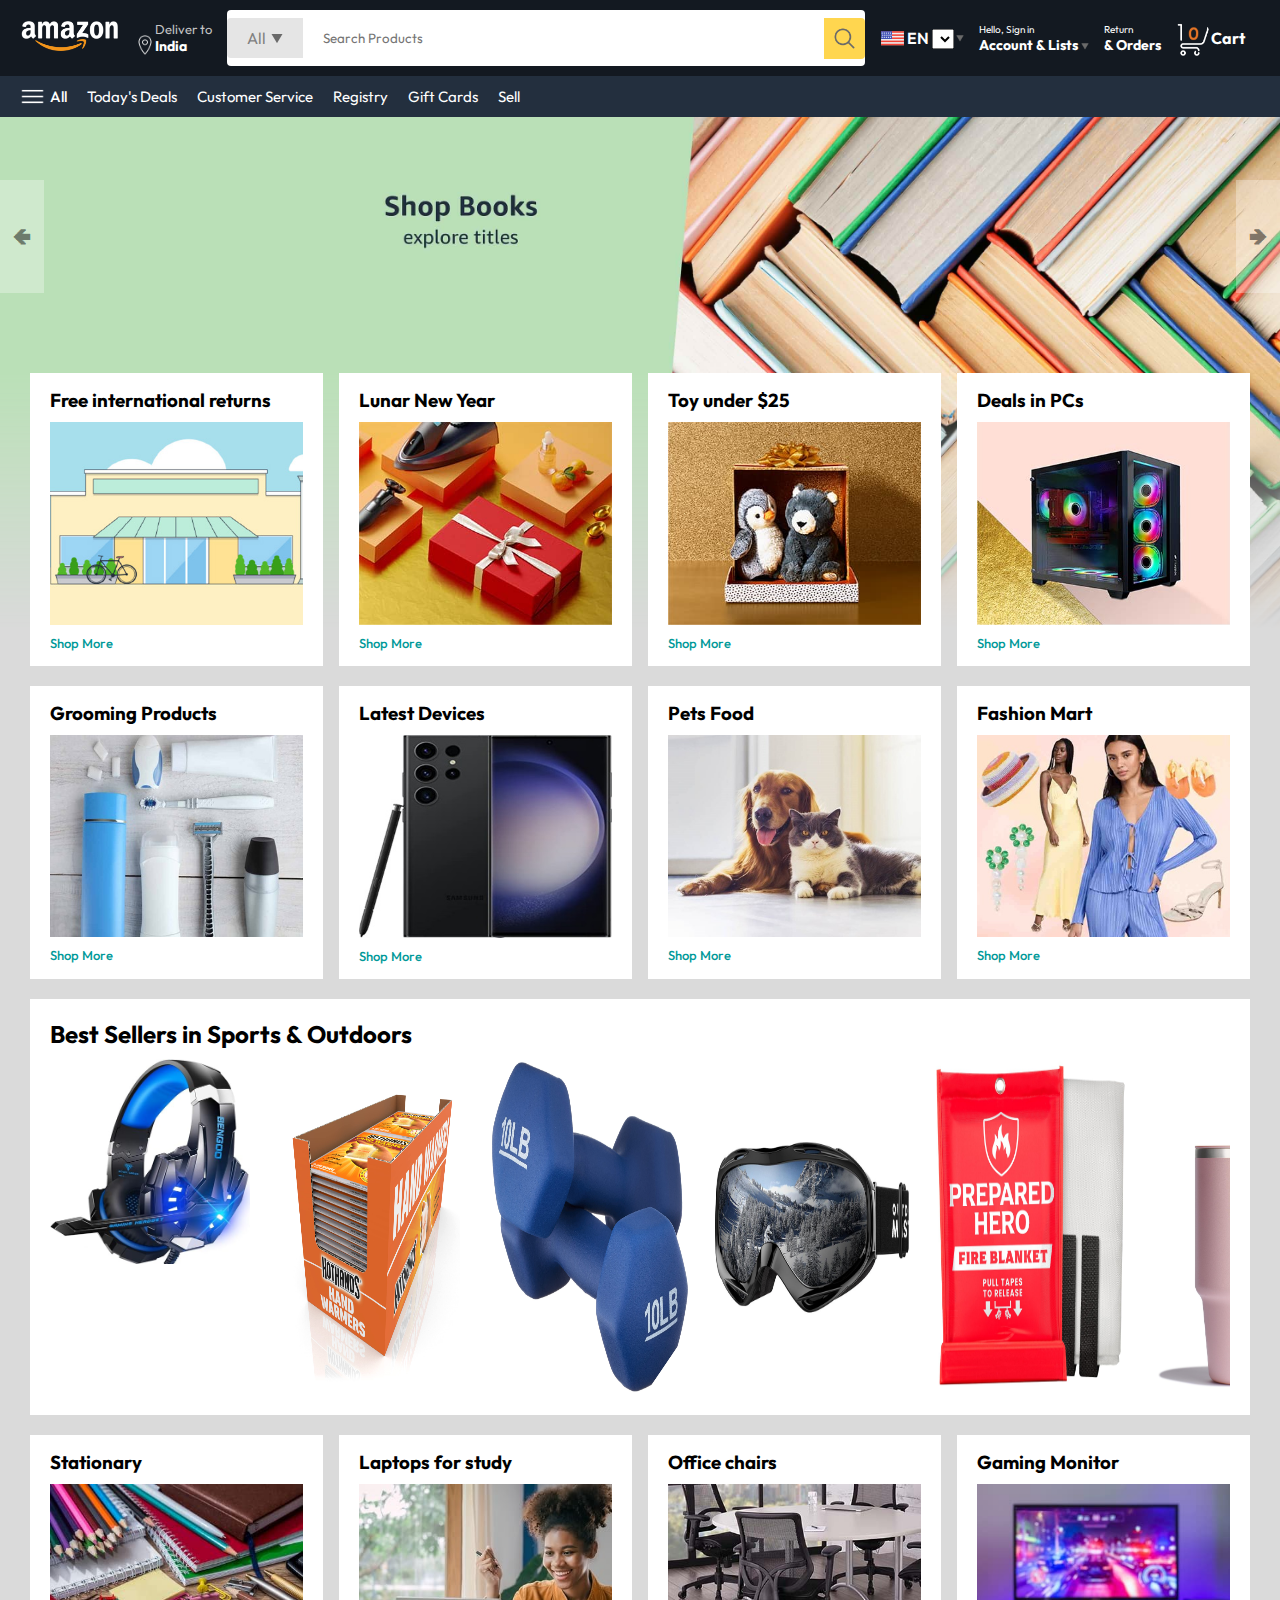
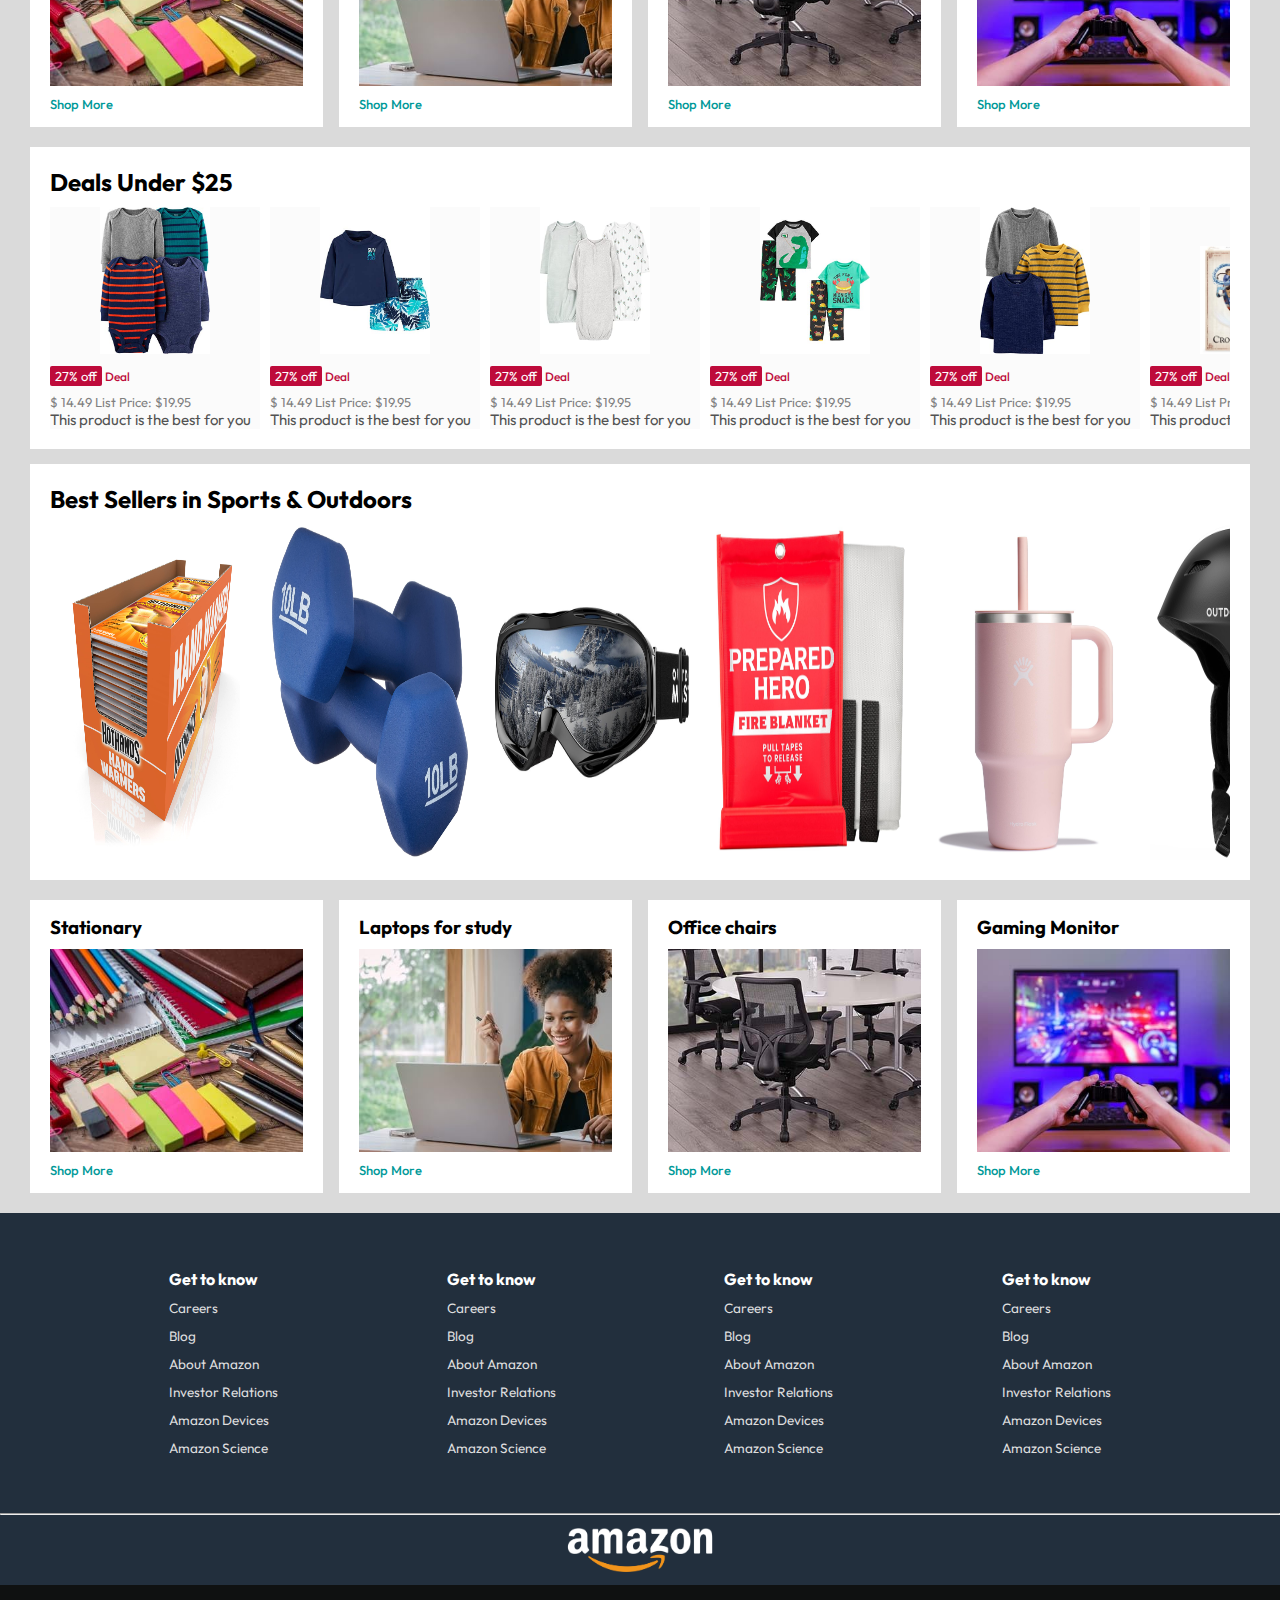
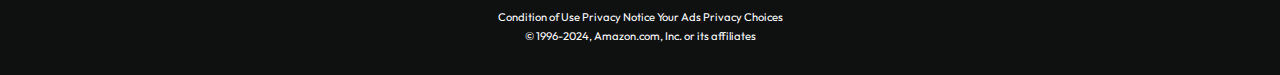
<file: index.html>
<!DOCTYPE html>
<html lang="en">
<head>
    <meta charset="UTF-8">
    <meta name="viewport" content="width=device-width, initial-scale=1.0">
    <title>Amazon Clone by UD</title>
    <link rel="stylesheet" href="style.css">
</head>
<body>

    <!-- navbar -->

    <nav>
        <a href="/">
            <img src="./amazon_logo.png" width="100" alt="">
        </a>
        <div class="nav-country">
            <img src="location_icon.png" height="20" alt="">
            <div>
                <p>Deliver to</p>
                <h1>India</h1>
            </div>
        </div>
        <div class="nav-search">
            <div class="nav-search-category">
                <p>All</p>
                <img src="dropdown_icon.png" height="12" alt="">
            </div>
            <input type="text" class="nav-search-input" placeholder="Search Products">
            <img src="search_icon.png" class="nav-search-icon" alt="">
        </div>
        <div class="nav-language">
            <img src="us_flag.png" width="25px" alt="">
            <p>
                <label for="languages">EN</label>
                <select name="LANGUAGE" id="">
                    <option value=""></option>
                </select>
            </p>
            <img src="dropdown_icon.png" width="8px" alt="">
        </div>
        <div class="nav-text">
            <p><a href="/signin.html">Hello, Sign in</a></p>
            <h1>Account & Lists <img src="dropdown_icon.png" width="8px" alt=""></h1>
        </div>
        <div class="nav-text">
            <p>Return</p>
            <h1>& Orders</h1>
        </div>
        <a href="/signin.html" class="mobile-user-icon" style="display: none;">
            <img src="user.png" alt="">
        </a>
        <a href="cart.html" class="nav-cart">
            <img src="cart_icon.png" width="35px" alt="">
            <h4>Cart</h4>
        </a>
    </nav>

    <!-- navbar-bottom -->

    <div class="nav-bottom">
        <div>
            <img src="menu_icon.png" width="25px" alt="">
            <p>All</p>
        </div>
        <a href="#">Today's Deals</a>
        <a href="#">Customer Service</a>
        <a href="#">Registry</a>
        <a href="#">Gift Cards</a>
        <a href="#">Sell</a>
    </div>

    <!-- background-images with slider -->

    <div class="header-slider">
        <a href="#" class="control_prev">&#129144</a>
        <a href="#" class="control_next">&#129146</a>
        <ul>
            <img src="header1.jpg" class="header-img" alt="">
            <img src="header2.jpg" class="header-img" alt="">
            <img src="header3.jpg" class="header-img" alt="">
            <img src="header4.jpg" class="header-img" alt="">
            <img src="header5.jpg" class="header-img" alt="">
            <img src="header6.jpg" class="header-img" alt="">
        </ul>
    </div>

    <!-- Main products -->

    <div class="box-row header-box">
        <div class="box-col">
            <h3>Free international returns</h3>
            <img src="box1-1.jpg" alt="">
            <a href="/">Shop More</a>
        </div>
        <div class="box-col">
            <h3>Lunar New Year</h3>
            <img src="box1-2.jpg" alt="">
            <a href="/">Shop More</a>
        </div>
        <div class="box-col">
            <h3>Toy under $25</h3>
            <img src="box1-3.jpg" alt="">
            <a href="/">Shop More</a>
        </div>
        <div class="box-col">
            <h3>Deals in PCs</h3>
            <img src="box1-4.jpg" alt="">
            <a href="/">Shop More</a>
        </div>
    </div>

    <div class="box-row">
        <div class="box-col">
            <h3>Grooming Products</h3>
            <img src="box2-1.jpg" alt="">
            <a href="/">Shop More</a>
        </div>
        <div class="box-col">
            <h3>Latest Devices</h3>
            <img src="box2-2.jpg" alt="">
            <a href="/">Shop More</a>
        </div>
        <div class="box-col">
            <h3>Pets Food</h3>
            <img src="box2-3.jpg" alt="">
            <a href="/">Shop More</a>
        </div>
        <div class="box-col">
            <h3>Fashion Mart</h3>
            <img src="box2-4.jpg" alt="">
            <a href="/">Shop More</a>
        </div>
    </div>

    <!-- products-slider -->

    <div class="product-slider">
        <h2>Best Sellers in Sports & Outdoors</h2>
        <div class="products">
            <a href="product.html">
                <img src="product_img.jpg" alt="">
            </a>
            <img src="product1-1.jpg" alt="">
            <img src="product1-2.jpg" alt="">
            <img src="product1-3.jpg" alt="">
            <img src="product1-4.jpg" alt="">
            <img src="product1-5.jpg" alt="">
            <img src="product1-6.jpg" alt="">
            <img src="product1-7.jpg" alt="">
            <img src="product1-8.jpg" alt="">
            <img src="product1-9.jpg" alt="">
            <img src="product1-10.jpg" alt="">
        </div>
    </div>

    <!-- Middle-products  -->

    <div class="box-row">
        <div class="box-col">
            <h3>Stationary</h3>
            <img src="box3-1.jpg" alt="">
            <a href="/">Shop More</a>
        </div>
        <div class="box-col">
            <h3>Laptops for study</h3>
            <img src="box3-2.jpg" alt="">
            <a href="/">Shop More</a>
        </div>
        <div class="box-col">
            <h3>Office chairs</h3>
            <img src="box3-3.jpg" alt="">
            <a href="/">Shop More</a>
        </div>
        <div class="box-col">
            <h3>Gaming Monitor</h3>
            <img src="box3-4.jpg" alt="">
            <a href="/">Shop More</a>
        </div>
    </div>

    <!-- products-slider-with-price -->

    <div class="products-slider-with-price">
        <h2>Deals Under $25</h2>
        <div class="products">
            <div class="product-card">
                <div class="product-img-container">
                    <img src="product2-1.jpg" alt="">
                </div>
                <div class="product-offer">
                    <p>27% off</p> <span>Deal</span>
                </div>
                <p class="product-price">$ <span>14.49</span> List Price: $19.95</p>
                <h4>This product is the best for you</h4>
            </div>
            <div class="product-card">
                <div class="product-img-container">
                    <img src="product2-2.jpg" alt="">
                </div>
                <div class="product-offer">
                    <p>27% off</p> <span>Deal</span>
                </div>
                <p class="product-price">$ <span>14.49</span> List Price: $19.95</p>
                <h4>This product is the best for you</h4>
            </div>
            <div class="product-card">
                <div class="product-img-container">
                    <img src="product2-3.jpg" alt="">
                </div>
                <div class="product-offer">
                    <p>27% off</p> <span>Deal</span>
                </div>
                <p class="product-price">$ <span>14.49</span> List Price: $19.95</p>
                <h4>This product is the best for you</h4>
            </div>
            <div class="product-card">
                <div class="product-img-container">
                    <img src="product2-4.jpg" alt="">
                </div>
                <div class="product-offer">
                    <p>27% off</p> <span>Deal</span>
                </div>
                <p class="product-price">$ <span>14.49</span> List Price: $19.95</p>
                <h4>This product is the best for you</h4>
            </div>
            <div class="product-card">
                <div class="product-img-container">
                    <img src="product2-5.jpg" alt="">
                </div>
                <div class="product-offer">
                    <p>27% off</p> <span>Deal</span>
                </div>
                <p class="product-price">$ <span>14.49</span> List Price: $19.95</p>
                <h4>This product is the best for you</h4>
            </div>
            <div class="product-card">
                <div class="product-img-container">
                    <img src="product2-6.jpg" alt="">
                </div>
                <div class="product-offer">
                    <p>27% off</p> <span>Deal</span>
                </div>
                <p class="product-price">$ <span>14.49</span> List Price: $19.95</p>
                <h4>This product is the best for you</h4>
            </div>
            <div class="product-card">
                <div class="product-img-container">
                    <img src="product2-7.jpg" alt="">
                </div>
                <div class="product-offer">
                    <p>27% off</p> <span>Deal</span>
                </div>
                <p class="product-price">$ <span>14.49</span> List Price: $19.95</p>
                <h4>This product is the best for you</h4>
            </div>
            <div class="product-card">
                <div class="product-img-container">
                    <img src="product2-8.jpg" alt="">
                </div>
                <div class="product-offer">
                    <p>27% off</p> <span>Deal</span>
                </div>
                <p class="product-price">$ <span>14.49</span> List Price: $19.95</p>
                <h4>This product is the best for you</h4>
            </div>
            <div class="product-card">
                <div class="product-img-container">
                    <img src="product2-9.jpg" alt="">
                </div>
                <div class="product-offer">
                    <p>27% off</p> <span>Deal</span>
                </div>
                <p class="product-price">$ <span>14.49</span> List Price: $19.95</p>
                <h4>This product is the best for you</h4>
            </div>
            <div class="product-card">
                <div class="product-img-container">
                    <img src="product2-10.jpg" alt="">
                </div>
                <div class="product-offer">
                    <p>27% off</p> <span>Deal</span>
                </div>
                <p class="product-price">$ <span>14.49</span> List Price: $19.95</p>
                <h4>This product is the best for you</h4>
            </div>
            <div class="product-card">
                <div class="product-img-container">
                    <img src="product2-11.jpg" alt="">
                </div>
                <div class="product-offer">
                    <p>27% off</p> <span>Deal</span>
                </div>
                <p class="product-price">$ <span>14.49</span> List Price: $19.95</p>
                <h4>This product is the best for you</h4>
            </div>
        </div>
    </div>

    <!-- bottom product-slider -->

    <div class="product-slider">
        <h2>Best Sellers in Sports & Outdoors</h2>
        <div class="products">
            <img src="product1-1.jpg" alt="">
            <img src="product1-2.jpg" alt="">
            <img src="product1-3.jpg" alt="">
            <img src="product1-4.jpg" alt="">
            <img src="product1-5.jpg" alt="">
            <img src="product1-6.jpg" alt="">
            <img src="product1-7.jpg" alt="">
            <img src="product1-8.jpg" alt="">
            <img src="product1-9.jpg" alt="">
            <img src="product1-10.jpg" alt="">
        </div>
    </div>

    <!-- bottom-products  -->

    <div class="box-row">
        <div class="box-col">
            <h3>Stationary</h3>
            <img src="box3-1.jpg" alt="">
            <a href="/">Shop More</a>
        </div>
        <div class="box-col">
            <h3>Laptops for study</h3>
            <img src="box3-2.jpg" alt="">
            <a href="/">Shop More</a>
        </div>
        <div class="box-col">
            <h3>Office chairs</h3>
            <img src="box3-3.jpg" alt="">
            <a href="/">Shop More</a>
        </div>
        <div class="box-col">
            <h3>Gaming Monitor</h3>
            <img src="box3-4.jpg" alt="">
            <a href="/">Shop More</a>
        </div>
    </div>

    <!-- footer -->

    <footer>
        <div class="footer-panel2">
            <ul>
                <h4>Get to know</h4>
                <a href="#">Careers</a>
                <a href="#">Blog</a>
                <a href="#">About Amazon</a>
                <a href="#">Investor Relations</a>
                <a href="#">Amazon Devices</a>
                <a href="#">Amazon Science</a>
            </ul>
            <ul>
                <h4>Get to know</h4>
                <a href="#">Careers</a>
                <a href="#">Blog</a>
                <a href="#">About Amazon</a>
                <a href="#">Investor Relations</a>
                <a href="#">Amazon Devices</a>
                <a href="#">Amazon Science</a>
            </ul>
            <ul>
                <h4>Get to know</h4>
                <a href="#">Careers</a>
                <a href="#">Blog</a>
                <a href="#">About Amazon</a>
                <a href="#">Investor Relations</a>
                <a href="#">Amazon Devices</a>
                <a href="#">Amazon Science</a>
            </ul>
            <ul>
                <h4>Get to know</h4>
                <a href="#">Careers</a>
                <a href="#">Blog</a>
                <a href="#">About Amazon</a>
                <a href="#">Investor Relations</a>
                <a href="#">Amazon Devices</a>
                <a href="#">Amazon Science</a>
            </ul>
        </div><hr>
        <div class="foot-panel3">
            <a href="#"><div class="logo-2"></div></a>
        </div>

        <div class="foot-panel4">
            <div class="pages">
                <a href="#">Condition of Use</a>
                <a href="#">Privacy Notice</a>
                <a href="#">Your Ads Privacy Choices</a>
            </div>
            <div class="copyright">
                © 1996-2024, Amazon.com, Inc. or its affiliates
            </div>
        </div>
    </footer>

    <!-- link to js -->

<script src="script.js"></script>

</body>
</html>
</file>
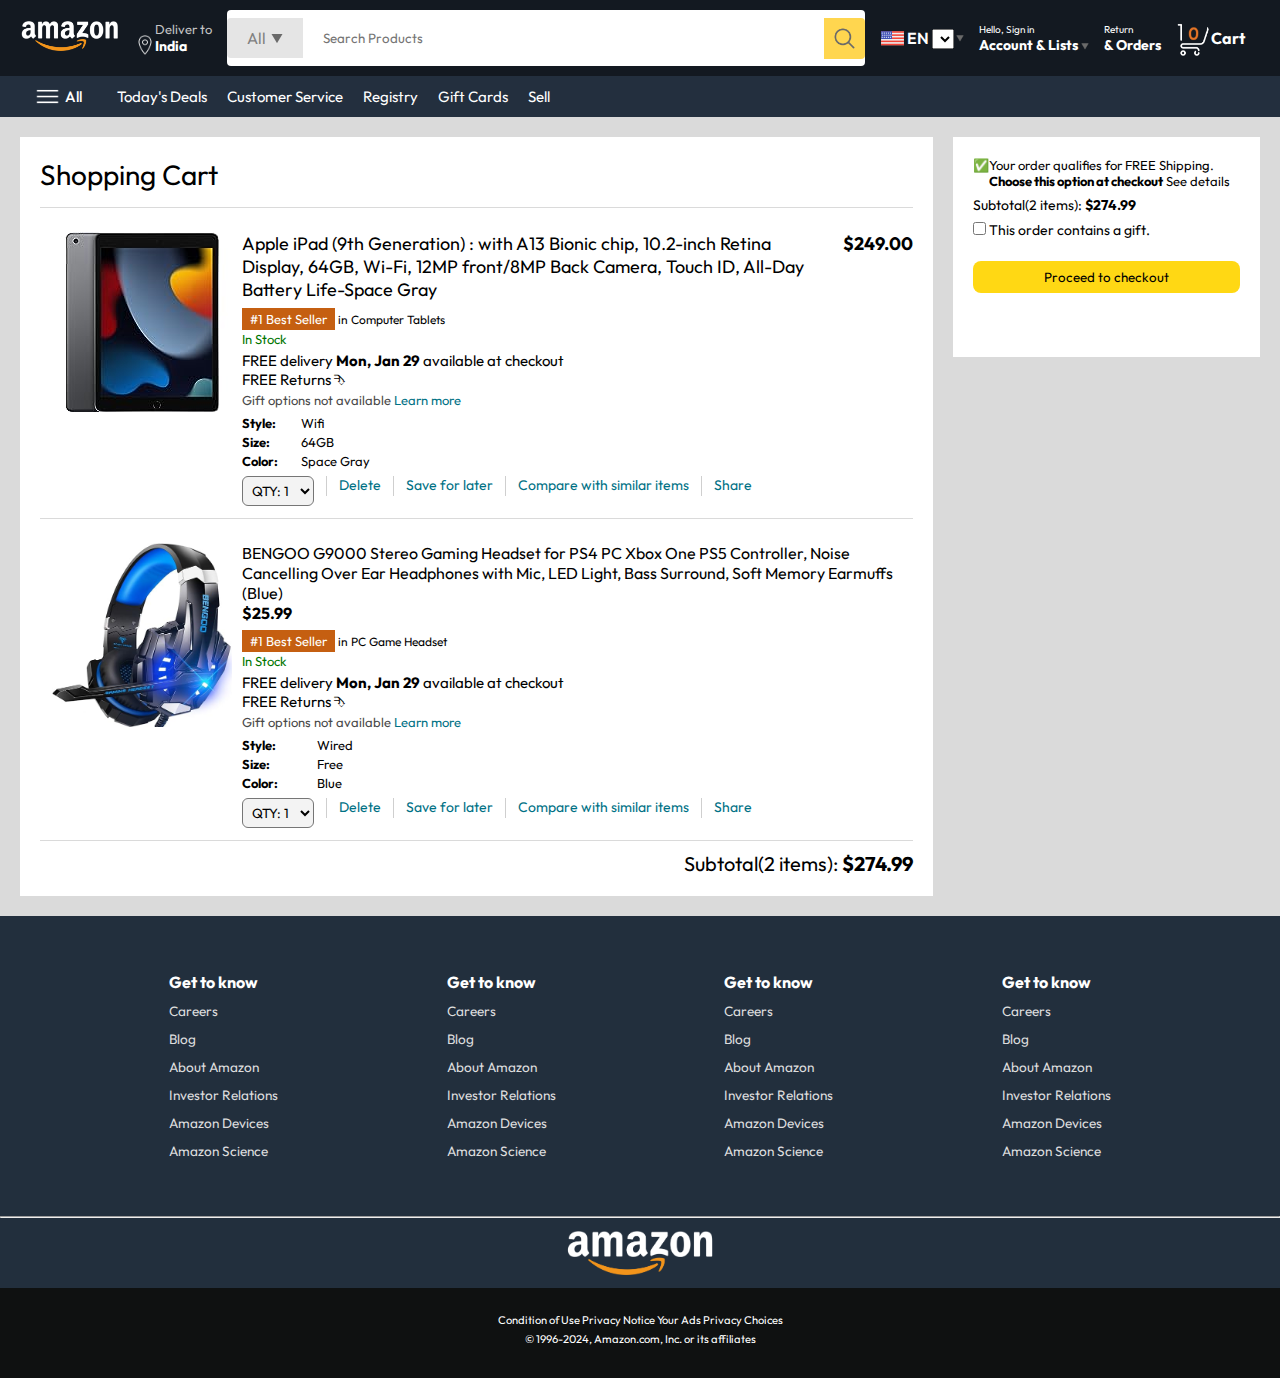
<file: cart.html>
<!DOCTYPE html>
<html lang="en">
<head>
    <meta charset="UTF-8">
    <meta name="viewport" content="width=device-width, initial-scale=1.0">
    <title>Cart</title>
    <link rel="stylesheet" href="style.css">
    <link rel="stylesheet" href="cart.css">
</head>
<body>
    <!-- navbar -->

    <nav>
        <a href="/">
            <img src="./amazon_logo.png" width="100" alt="">
        </a>
        <div class="nav-country">
            <img src="location_icon.png" height="20" alt="">
            <div>
                <p>Deliver to</p>
                <h1>India</h1>
            </div>
        </div>
        <div class="nav-search">
            <div class="nav-search-category">
                <p>All</p>
                <img src="dropdown_icon.png" height="12" alt="">
            </div>
            <input type="text" class="nav-search-input" placeholder="Search Products">
            <img src="search_icon.png" class="nav-search-icon" alt="">
        </div>
        <div class="nav-language">
            <img src="us_flag.png" width="25px" alt="">
            <p>
                <label for="languages">EN</label>
                <select name="LANGUAGE" id="">
                    <option value=""></option>
                </select>
            </p>
            <img src="dropdown_icon.png" width="8px" alt="">
        </div>
        <div class="nav-text">
            <p><a href="/signin.html">Hello, Sign in</a></p>
            <h1>Account & Lists <img src="dropdown_icon.png" width="8px" alt=""></h1>
        </div>
        <div class="nav-text">
            <p>Return</p>
            <h1>& Orders</h1>
        </div>
        <a href="/signin.html" class="mobile-user-icon" style="display: none;">
            <img src="user.png" alt="">
        </a>
        <a href="cart.html" class="nav-cart">
            <img src="cart_icon.png" width="35px" alt="">
            <h4>Cart</h4>
    </nav>

    <!-- navbar-bottom -->

    <div class="nav-bottom">
        <div>
            <img src="menu_icon.png" width="25px" alt="">
            <p>All</p>
        </div>
        <a href="#">Today's Deals</a>
        <a href="#">Customer Service</a>
        <a href="#">Registry</a>
        <a href="#">Gift Cards</a>
        <a href="#">Sell</a>
    </div>

    <div class="cart">
        <div class="cart-left">
            <h1>Shopping Cart</h1>
            <hr>

            <!-- first-product -->

            <div class="product-cart-list">
                <img src="ipad_img.jpg" alt="iPad" width="180px"> 
                <div>
                    <div class="product-cart-titleprice">
                        <p>Apple iPad (9th Generation) : with A13 Bionic chip, 10.2-inch Retina Display, 64GB, Wi-Fi, 12MP front/8MP Back Camera, Touch ID, All-Day Battery Life-Space Gray</p>
                         <p><b>$249.00</b></p>
                    </div>
                    <p class="product-cart-bestseller"><a href="#"><span>#1 Best Seller</span></a> in Computer Tablets</p>
                    <p class="product-cart-stock">In Stock</p>
                    <p class="product-cart-delivery">FREE delivery <b>Mon, Jan 29</b> available at checkout</p>
                    <p class="product-cart-returns">FREE Returns &#11191</p>
                    <p class="product-cart-giftoption">Gift options not available <a href="#"><span>Learn more</span></a></p>

                    <div class="product-cart-specs">
                        <p><b>Style:</b></p> <p>Wifi</p>
                        <p><b>Size:</b></p> <p>64GB</p>
                        <p><b>Color:</b></p> <p>Space Gray</p>
                    </div>

                    <div class="cart-list-action">
                        <select>
                            <option value="1">QTY: 1</option>
                            <option value="2">QTY: 2</option>
                            <option value="3">QTY: 3</option>
                            <option value="4">QTY: 4</option>
                            <option value="5">QTY: 5</option>
                        </select>
                        <hr>
                        <p class="action-btn">Delete</p><hr>
                        <p class="action-btn">Save for later</p><hr>
                        <p class="action-btn">Compare with similar items</p><hr>
                        <p class="action-btn">Share</p>
                    </div>
                </div>
            </div>

            <hr>

            <!-- second-product -->

            <div class="product-cart-list">
                <img src="product_img.jpg" alt="" width="180px">
                <div>
                    <div class="product-cart-titlelist">
                        <p>BENGOO G9000 Stereo Gaming Headset for PS4 PC Xbox One PS5 Controller, Noise Cancelling Over Ear Headphones with Mic, LED Light, Bass Surround, Soft Memory Earmuffs (Blue)</p>
                         <p><b>$25.99</b></p>
                    </div>
                    <p class="product-cart-bestseller"><a href="#"><span>#1 Best Seller</span></a> in PC Game Headset</p>
                    <p class="product-cart-stock">In Stock</p>
                    <p class="product-cart-delivery">FREE delivery <b>Mon, Jan 29</b> available at checkout</p>
                    <p class="product-cart-returns">FREE Returns &#11191</p>
                    <p class="product-cart-giftoption">Gift options not available <a href="#"><span>Learn more</span></a></p>

                    <div class="product-cart-specs">
                        <p><b>Style:</b></p> <p>Wired</p>
                        <p><b>Size:</b></p> <p>Free</p>
                        <p><b>Color:</b></p> <p>Blue</p>
                    </div>

                    <div class="cart-list-action">
                        <select>
                            <option value="1">QTY: 1</option>
                            <option value="2">QTY: 2</option>
                            <option value="3">QTY: 3</option>
                            <option value="4">QTY: 4</option>
                            <option value="5">QTY: 5</option>
                        </select>
                        <hr>
                        <p class="action-btn">Delete</p><hr>
                        </a><p class="action-btn">Save for later</p><hr>
                        <p class="action-btn">Compare with similar items</p><hr>
                        </a><p class="action-btn">Share</p>
                    </div>
                </div>
            </div>

            <hr>

            <div class="cart-list-subtotal">
                Subtotal(2 items): <b>$274.99</b>
            </div>
        </div>
        <div class="cart-right">
            <div class="cart-free-delivery">
                <p>&#x2705</p>
                <p>Your order qualifies for FREE Shipping. <b>Choose this option at checkout</b> <a href="#">See details</a></p>
            </div>
            <p class="cart-subtotal">Subtotal(2 items): <b>$274.99</b></p>
            <p class="cart-right-gift"> <input type="checkbox"> This order contains a gift.</p>
            <button>Proceed to checkout</button>
        </div>
    </div>

    <!-- footer -->

    <footer class="product-footer">
        <div class="footer-panel2">
            <ul>
                <h4>Get to know</h4>
                <a href="#">Careers</a>
                <a href="#">Blog</a>
                <a href="#">About Amazon</a>
                <a href="#">Investor Relations</a>
                <a href="#">Amazon Devices</a>
                <a href="#">Amazon Science</a>
            </ul>
            <ul>
                <h4>Get to know</h4>
                <a href="#">Careers</a>
                <a href="#">Blog</a>
                <a href="#">About Amazon</a>
                <a href="#">Investor Relations</a>
                <a href="#">Amazon Devices</a>
                <a href="#">Amazon Science</a>
            </ul>
            <ul>
                <h4>Get to know</h4>
                <a href="#">Careers</a>
                <a href="#">Blog</a>
                <a href="#">About Amazon</a>
                <a href="#">Investor Relations</a>
                <a href="#">Amazon Devices</a>
                <a href="#">Amazon Science</a>
            </ul>
            <ul>
                <h4>Get to know</h4>
                <a href="#">Careers</a>
                <a href="#">Blog</a>
                <a href="#">About Amazon</a>
                <a href="#">Investor Relations</a>
                <a href="#">Amazon Devices</a>
                <a href="#">Amazon Science</a>
            </ul>
        </div><hr>
        <div class="foot-panel3">
            <a href="index.html"><div class="logo-2"></div></a>
        </div>

        <div class="foot-panel4">
            <div class="pages">
                <a href="#">Condition of Use</a>
                <a href="#">Privacy Notice</a>
                <a href="#">Your Ads Privacy Choices</a>
            </div>
            <div class="copyright">
                © 1996-2024, Amazon.com, Inc. or its affiliates
            </div>
        </div>
    </footer>

</body>
</html>
</file>
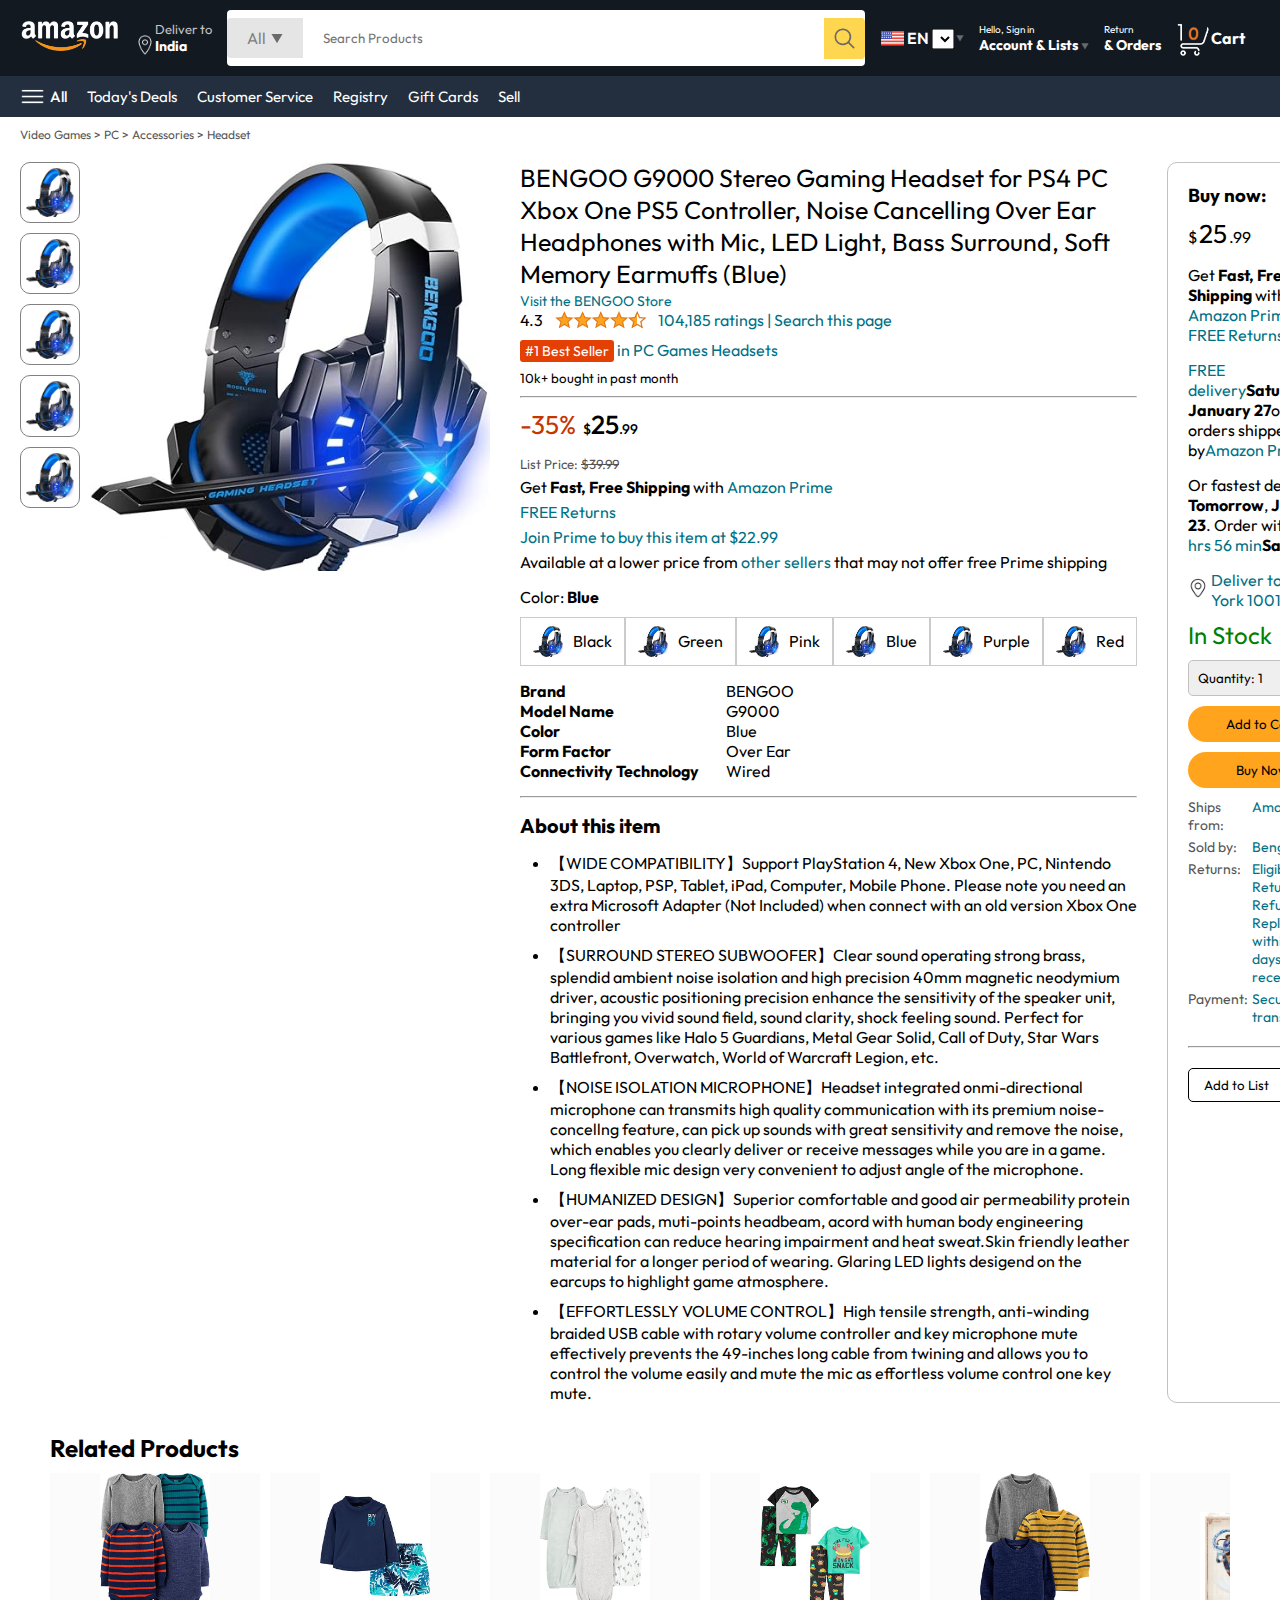
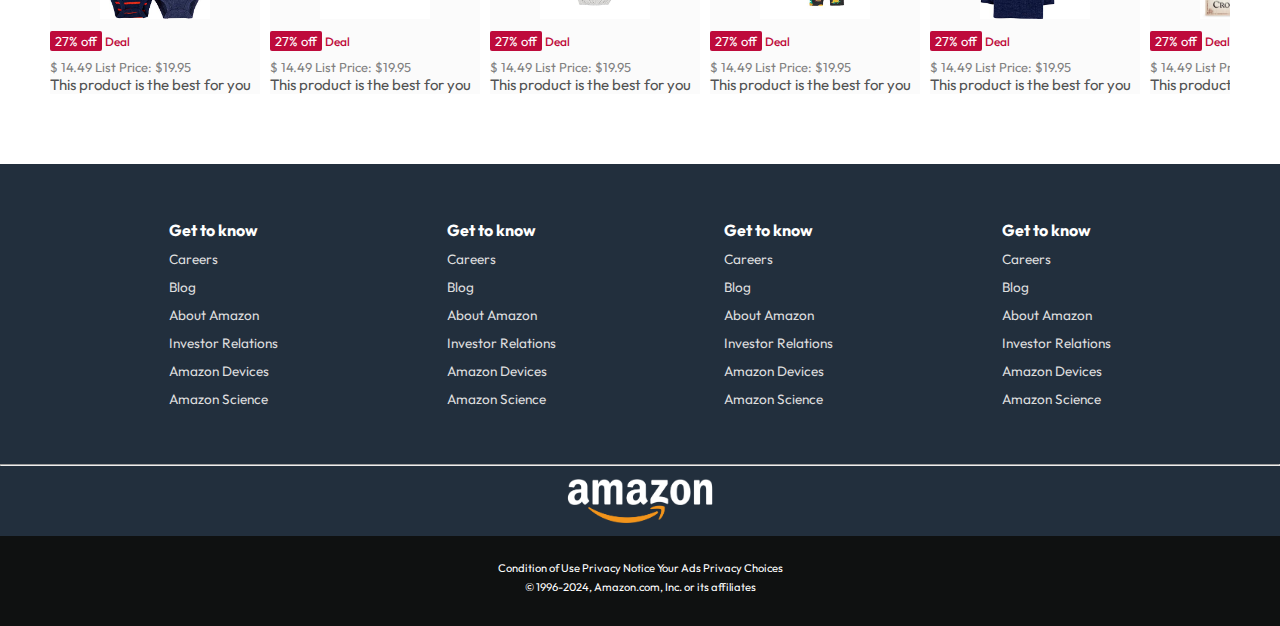
<file: product.html>
<!DOCTYPE html>
<html lang="en">
<head>
    <meta charset="UTF-8">
    <meta name="viewport" content="width=device-width, initial-scale=1.0">
    <title>Product Page</title>
    <link rel="stylesheet" href="style.css">
    <link rel="stylesheet" href="product.css">
</head>
<body>
    <nav>
        <a href="/">
            <img src="./amazon_logo.png" width="100" alt="">
        </a>
        <div class="nav-country">
            <img src="location_icon.png" height="20" alt="">
            <div>
                <p>Deliver to</p>
                <h1>India</h1>
            </div>
        </div>
        <div class="nav-search">
            <div class="nav-search-category">
                <p>All</p>
                <img src="dropdown_icon.png" height="12" alt="">
            </div>
            <input type="text" class="nav-search-input" placeholder="Search Products">
            <img src="search_icon.png" class="nav-search-icon" alt="">
        </div>
        <div class="nav-language">
            <img src="us_flag.png" width="25px" alt="">
            <p>
                <label for="languages">EN</label>
                <select name="LANGUAGE" id="">
                    <option value=""></option>
                </select>
            </p>
            <img src="dropdown_icon.png" width="8px" alt="">
        </div>
        <div class="nav-text">
            <p><a href="/signin.html">Hello, Sign in</a></p>
            <h1>Account & Lists <img src="dropdown_icon.png" width="8px" alt=""></h1>
        </div>
        <div class="nav-text">
            <p>Return</p>
            <h1>& Orders</h1>
        </div>
        <a href="/signin.html" class="mobile-user-icon" style="display: none;">
            <img src="user.png" alt="">
        </a>
        <a href="cart.html" class="nav-cart">
            <img src="cart_icon.png" width="35px" alt="">
            <h4>Cart</h4>
        </a>
    </nav>

    <!-- navbar-bottom -->

    <div class="nav-bottom">
        <div>
            <img src="menu_icon.png" width="25px" alt="">
            <p>All</p>
        </div>
        <a href="#">Today's Deals</a>
        <a href="#">Customer Service</a>
        <a href="#">Registry</a>
        <a href="#">Gift Cards</a>
        <a href="#">Sell</a>
    </div>

    <!-- breadcrums of Navbar -->

    <p class="breadcrum">
        <a href="#">Video Games</a> > <a href="#">PC</a> > <a href="#">Accessories</a> > <a href="#">Headset</a>
    </p>

    <div class="product-display">
        <div class="product-d-image">
            <div class="product-icons">
                <img src="product_img.jpg" width="60" alt="">
                <img src="product_img.jpg" width="60" alt="">
                <img src="product_img.jpg" width="60" alt="">
                <img src="product_img.jpg" width="60" alt="">
                <img src="product_img.jpg" width="60" alt="">
            </div>
            <div class="product-main-image">
                <img src="product_img.jpg" width="400" alt="">
            </div>
        </div>
        <div class="product-d-details">
            <p class="product-title">
                    BENGOO G9000 Stereo Gaming Headset for PS4 PC Xbox One PS5 Controller, Noise Cancelling Over Ear Headphones with Mic, LED Light, Bass Surround, Soft Memory Earmuffs (Blue)
            </p>
            <a href="#" class="brand-store">Visit the BENGOO Store</a> 
            <div class="product-rating">
                <div>
                    <div>4.3 <img src="rating_img.png" height="20px" alt=""></div>
                    <p>104,185 ratings | Search this page</p>
                </div>
                <p><span>#1 Best Seller</span> in PC Games Headsets</p>
                <h5>10k+ bought in past month</h5>
                <hr>
            </div>
            <div class="product-d-price">
                <div>
                    <p>-35%</p>
                    <h1>$<span>25</span>.99</h1>
                </div>
                <h5>List Price: <span>$39.99</span></h5>
                <p>Get <b>Fast, Free Shipping</b> with <a href="#"><span>Amazon Prime</span></a></p>
                <p> <span>FREE Returns</span></p>
                <p> <span>Join Prime to buy this item at $22.99</span></p>
                <p>Available at a lower price from <span>other sellers</span> that may not offer free Prime shipping</p>
            </div>

            <!-- product-color-selection -->

            <div class="product-color-selection">
                <p>Color: <b>Blue</b></p>
                <div class="product-color-options">
                    <a href="#"><div class="option">
                        <img src="product_img.jpg" width="30px" alt="">
                        <p>Black</p>
                    </div></a>
                    <a href="#"><div class="option">
                        <img src="product_img.jpg" width="30px" alt="">
                        <p>Green</p>
                    </div></a>
                    <a href="#"><div class="option">
                        <img src="product_img.jpg" width="30px" alt="">
                        <p>Pink</p>
                    </div></a>
                    <a href="#"><div class="option">
                        <img src="product_img.jpg" width="30px" alt="">
                        <p>Blue</p>
                    </div></a>
                    <a href="#"><div class="option">
                        <img src="product_img.jpg" width="30px" alt="">
                        <p>Purple</p>
                    </div></a>
                    <a href="#"><div class="option">
                        <img src="product_img.jpg" width="30px" alt="">
                        <p>Red</p>
                    </div></a>
                </div>
            </div>

            <!-- product-info  -->

            <div class="product-info">
            <p><b>Brand</b></p> <p>BENGOO</p>
            <p><b>Model Name</b></p> <p>G9000</p>
            <p><b>Color</b></p> <p>Blue</p>
            <p><b>Form Factor</b></p> <p>Over Ear</p>
            <p><b>Connectivity Technology</b></p> <p>Wired</p>
            </div>

            <hr>

            <!-- product-description -->

            <div class="product-description">
                <h1>About this item</h1>
                <ul>
                    <li>【WIDE COMPATIBILITY】Support PlayStation 4, New Xbox One, PC, Nintendo 3DS, Laptop, PSP, Tablet, iPad, Computer, Mobile Phone. Please note you need an extra Microsoft Adapter (Not Included) when connect with an old version Xbox One controller</li>
                    <li>【SURROUND STEREO SUBWOOFER】Clear sound operating strong brass, splendid ambient noise isolation and high precision 40mm magnetic neodymium driver, acoustic positioning precision enhance the sensitivity of the speaker unit, bringing you vivid sound field, sound clarity, shock feeling sound. Perfect for various games like Halo 5 Guardians, Metal Gear Solid, Call of Duty, Star Wars Battlefront, Overwatch, World of Warcraft Legion, etc.</li>
                    <li>【NOISE ISOLATION MICROPHONE】Headset integrated onmi-directional microphone can transmits high quality communication with its premium noise-concellng feature, can pick up sounds with great sensitivity and remove the noise, which enables you clearly deliver or receive messages while you are in a game. Long flexible mic design very convenient to adjust angle of the microphone.</li>
                    <li>【HUMANIZED DESIGN】Superior comfortable and good air permeability protein over-ear pads, muti-points headbeam, acord with human body engineering specification can reduce hearing impairment and heat sweat.Skin friendly leather material for a longer period of wearing. Glaring LED lights desigend on the earcups to highlight game atmosphere.</li>
                    <li>【EFFORTLESSLY VOLUME CONTROL】High tensile strength, anti-winding braided USB cable with rotary volume controller and key microphone mute effectively prevents the 49-inches long cable from twining and allows you to control the volume easily and mute the mic as effortless volume control one key mute.</li>

                </ul>
            </div>
        </div>

        <!-- Buy-now option  -->

        <div class="product-d-purchase">
            <div class="title">
                <h3>Buy now:</h3><img src="circle_icon.png" alt="" width="20px">
            </div>
            <h1 class="price">$<span>25</span>.99</h1>
            <div class="gap">
                <p>Get <b>Fast, Free Shipping</b> with <span>Amazon Prime</span></p>
                <p><span>FREE Returns</span></p>
            </div>
            <div class="gap">
                <p><span>FREE delivery</span><b>Saturday</b></p>
                <p><b>January 27</b>on orders shipped by<span>Amazon Prime</span></p>
            </div>
            <div class="gap">
                <p>Or fastest delivery <b>Tomorrow</b>, <b>January 23</b>. Order within<span>10 hrs 56 min</span><b>Saturday</b></p>
            </div>
            <div class="delivery-location">
                <a href="#"><img src="location_icon_dark.png" width="20px " alt=""></a>
                <p><span><a href="#">Deliver to New York 10014</a></span></p>
            </div>
            <h2 class="product-stock">In Stock</h2>
            <select class="product-quantitiy">
                <option value="1">Quantity: 1</option>
                <option value="2">Quantity: 2</option>
                <option value="3">Quantity: 3</option>
                <option value="4">Quantity: 4</option>
                <option value="5">Quantity: 5</option>
            </select>

            <!-- Add to Cart button -->

            <button class="btn">Add to Cart</button>
            <button class="btn product-buy">Buy Now</button>
            <div class="product-seller-info">
                <p>Ships from:</p><p><span>Amazon</span></p>
                <p>Sold by:</p><p><span>Bengoo Inc.</span></p>
                <p>Returns:</p><p><span>Eligible for Returns, Refund or Replacement within 30 days of receipt</span></p>
                <p>Payment:</p><p><span>Secure transaction</span></p>
            </div>
            <hr>
            <button class="product-add-list">Add to List</button>
        </div>
    </div>

    <div class="products-slider-with-price">
        <h2>Related Products</h2>
        <div class="products">
            <div class="product-card">
                <div class="product-img-container">
                    <img src="product2-1.jpg" alt="">
                </div>
                <div class="product-offer">
                    <p>27% off</p> <span>Deal</span>
                </div>
                <p class="product-price">$ <span>14.49</span> List Price: $19.95</p>
                <h4>This product is the best for you</h4>
            </div>
            <div class="product-card">
                <div class="product-img-container">
                    <img src="product2-2.jpg" alt="">
                </div>
                <div class="product-offer">
                    <p>27% off</p> <span>Deal</span>
                </div>
                <p class="product-price">$ <span>14.49</span> List Price: $19.95</p>
                <h4>This product is the best for you</h4>
            </div>
            <div class="product-card">
                <div class="product-img-container">
                    <img src="product2-3.jpg" alt="">
                </div>
                <div class="product-offer">
                    <p>27% off</p> <span>Deal</span>
                </div>
                <p class="product-price">$ <span>14.49</span> List Price: $19.95</p>
                <h4>This product is the best for you</h4>
            </div>
            <div class="product-card">
                <div class="product-img-container">
                    <img src="product2-4.jpg" alt="">
                </div>
                <div class="product-offer">
                    <p>27% off</p> <span>Deal</span>
                </div>
                <p class="product-price">$ <span>14.49</span> List Price: $19.95</p>
                <h4>This product is the best for you</h4>
            </div>
            <div class="product-card">
                <div class="product-img-container">
                    <img src="product2-5.jpg" alt="">
                </div>
                <div class="product-offer">
                    <p>27% off</p> <span>Deal</span>
                </div>
                <p class="product-price">$ <span>14.49</span> List Price: $19.95</p>
                <h4>This product is the best for you</h4>
            </div>
            <div class="product-card">
                <div class="product-img-container">
                    <img src="product2-6.jpg" alt="">
                </div>
                <div class="product-offer">
                    <p>27% off</p> <span>Deal</span>
                </div>
                <p class="product-price">$ <span>14.49</span> List Price: $19.95</p>
                <h4>This product is the best for you</h4>
            </div>
            <div class="product-card">
                <div class="product-img-container">
                    <img src="product2-7.jpg" alt="">
                </div>
                <div class="product-offer">
                    <p>27% off</p> <span>Deal</span>
                </div>
                <p class="product-price">$ <span>14.49</span> List Price: $19.95</p>
                <h4>This product is the best for you</h4>
            </div>
            <div class="product-card">
                <div class="product-img-container">
                    <img src="product2-8.jpg" alt="">
                </div>
                <div class="product-offer">
                    <p>27% off</p> <span>Deal</span>
                </div>
                <p class="product-price">$ <span>14.49</span> List Price: $19.95</p>
                <h4>This product is the best for you</h4>
            </div>
            <div class="product-card">
                <div class="product-img-container">
                    <img src="product2-9.jpg" alt="">
                </div>
                <div class="product-offer">
                    <p>27% off</p> <span>Deal</span>
                </div>
                <p class="product-price">$ <span>14.49</span> List Price: $19.95</p>
                <h4>This product is the best for you</h4>
            </div>
            <div class="product-card">
                <div class="product-img-container">
                    <img src="product2-10.jpg" alt="">
                </div>
                <div class="product-offer">
                    <p>27% off</p> <span>Deal</span>
                </div>
                <p class="product-price">$ <span>14.49</span> List Price: $19.95</p>
                <h4>This product is the best for you</h4>
            </div>
            <div class="product-card">
                <div class="product-img-container">
                    <img src="product2-11.jpg" alt="">
                </div>
                <div class="product-offer">
                    <p>27% off</p> <span>Deal</span>
                </div>
                <p class="product-price">$ <span>14.49</span> List Price: $19.95</p>
                <h4>This product is the best for you</h4>
            </div>
        </div>
    </div>

    <!-- footer -->

    <footer class="product-footer">
        <div class="footer-panel2">
            <ul>
                <h4>Get to know</h4>
                <a href="#">Careers</a>
                <a href="#">Blog</a>
                <a href="#">About Amazon</a>
                <a href="#">Investor Relations</a>
                <a href="#">Amazon Devices</a>
                <a href="#">Amazon Science</a>
            </ul>
            <ul>
                <h4>Get to know</h4>
                <a href="#">Careers</a>
                <a href="#">Blog</a>
                <a href="#">About Amazon</a>
                <a href="#">Investor Relations</a>
                <a href="#">Amazon Devices</a>
                <a href="#">Amazon Science</a>
            </ul>
            <ul>
                <h4>Get to know</h4>
                <a href="#">Careers</a>
                <a href="#">Blog</a>
                <a href="#">About Amazon</a>
                <a href="#">Investor Relations</a>
                <a href="#">Amazon Devices</a>
                <a href="#">Amazon Science</a>
            </ul>
            <ul>
                <h4>Get to know</h4>
                <a href="#">Careers</a>
                <a href="#">Blog</a>
                <a href="#">About Amazon</a>
                <a href="#">Investor Relations</a>
                <a href="#">Amazon Devices</a>
                <a href="#">Amazon Science</a>
            </ul>
        </div><hr>
        <div class="foot-panel3">
            <a href="index.html"><div class="logo-2"></div></a>
        </div>

        <div class="foot-panel4">
            <div class="pages">
                <a href="#">Condition of Use</a>
                <a href="#">Privacy Notice</a>
                <a href="#">Your Ads Privacy Choices</a>
            </div>
            <div class="copyright">
                © 1996-2024, Amazon.com, Inc. or its affiliates
            </div>
        </div>
    </footer>

    <!-- java-script -->

    <script>
        const scrollContainer = document.querySelectorAll('.products');
        for(const item of scrollContainer){
            item.addEventListener('wheel',(evt)=>{
                evt.preventDefault();
                item.scrollLeft += evt.deltaY;
            });
        }
    </script>

</body>
</html>
</file>
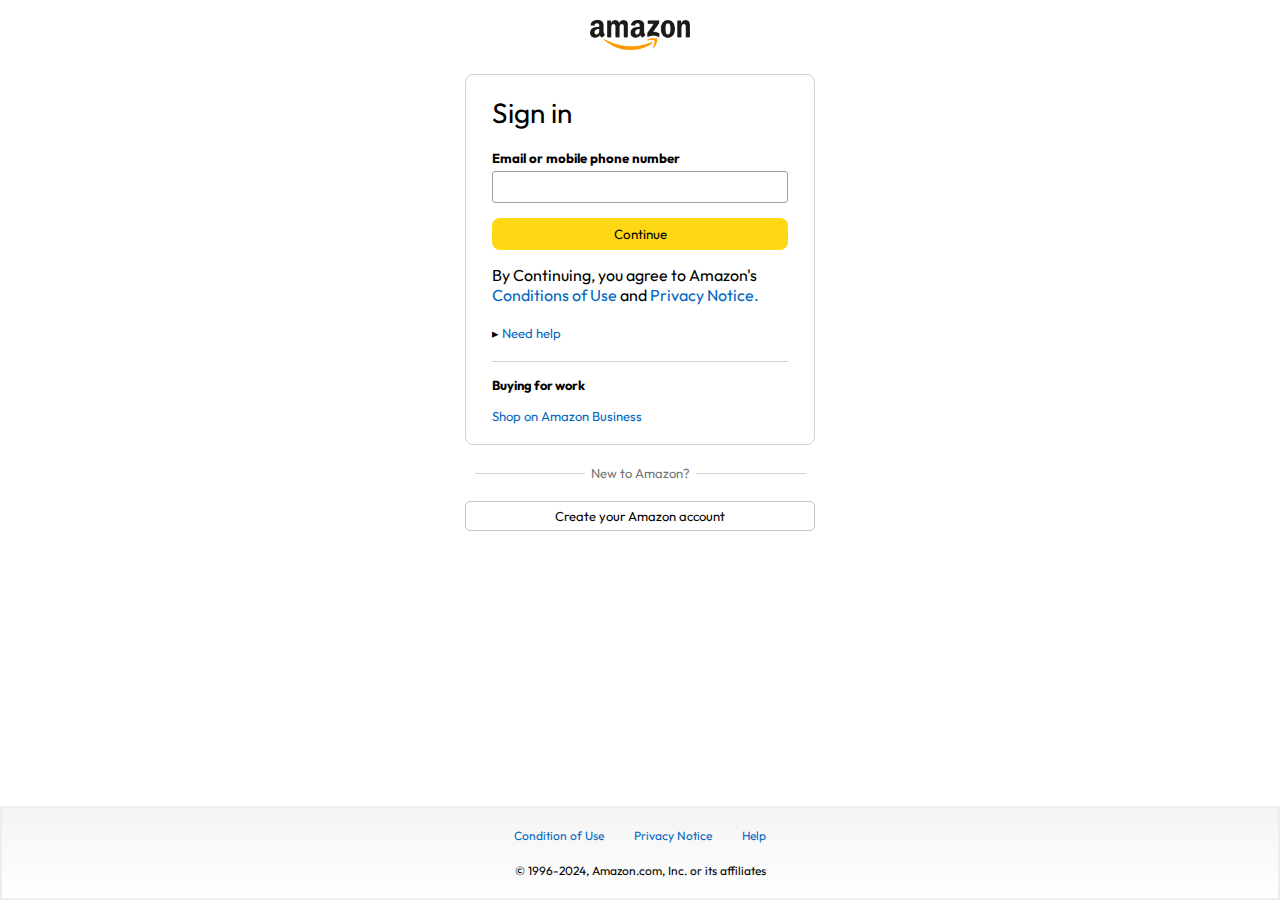
<file: signin.html>
<!DOCTYPE html>
<html lang="en">
<head>
    <meta charset="UTF-8">
    <meta name="viewport" content="width=device-width, initial-scale=1.0">
    <title>Sign In</title>
    <link rel="stylesheet" href="signin.css">
</head>
<body>
    <a href="/"><img src="amazon_logo_dark.png" class="logo" width="100px" alt=""></a>
    <div class="signin-container">
        <h1 class="signin-title">Sign in</h1>
        <h5 class="input-label">Email or mobile phone number</h5>
        <input type="text">
        <button>Continue</button>
        <p>By Continuing, you agree to Amazon's <span>Conditions of Use</span> and <span>Privacy Notice.</span></p>
        <p class="signin-help">&#9656 <span>Need help</span></p><hr>
        <h4>Buying for work</h4>
        <p class="signin-business"><span>Shop on Amazon Business</span></p>
    </div>
    <div class="signin-bottom">
        <hr>
        <p>New to Amazon?</p>
        <hr>
    </div>
    <a href="/signup.html">
    <button class="signin-signup-btn">Create your Amazon account</button>
    </a>
    <!-- footer -->

    <footer>
        <div class="footer-links">
            <a href="#">Condition of Use</a>
            <a href="#">Privacy Notice</a>
            <a href="#">Help</a>
        </div>
        <p class="footer-copyright">
            © 1996-2024, Amazon.com, Inc. or its affiliates
        </p>
    </footer>
</body>
</html>
</file>
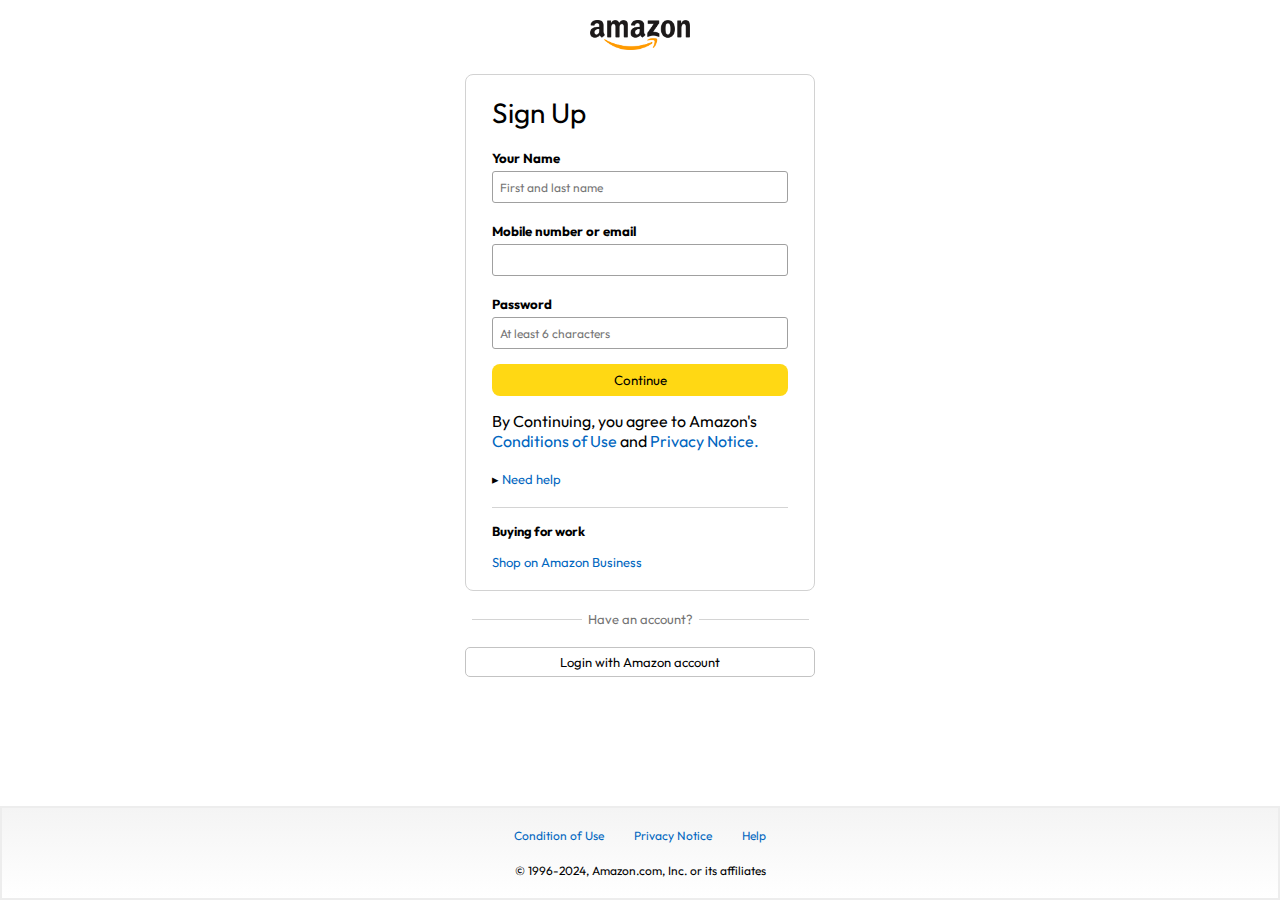
<file: signup.html>
<!DOCTYPE html>
<html lang="en">
<head>
    <meta charset="UTF-8">
    <meta name="viewport" content="width=device-width, initial-scale=1.0">
    <title>Document</title>
    <link rel="stylesheet" href="signin.css">
</head> 
<body>
    <a href="/"><img src="amazon_logo_dark.png" class="logo" width="100px" alt=""></a>
    <div class="signin-container">
        <h1 class="signin-title">Sign Up</h1>
        <h5 class="input-label">Your Name</h5>
        <input type="text" placeholder="First and last name">
        <h5 class="input-label">Mobile number or email</h5>
        <input type="text">
        <h5 class="input-label">Password</h5>
        <input type="password" placeholder="At least 6 characters">
        <button>Continue</button>
        <p>By Continuing, you agree to Amazon's <span>Conditions of Use</span> and <span>Privacy Notice.</span></p>
        <p class="signin-help">&#9656 <span>Need help</span></p><hr>
        <h4>Buying for work</h4>
        <p class="signin-business"><span>Shop on Amazon Business</span></p>
    </div>
    <div class="signin-bottom">
        <hr>
        <p>Have an account?</p>
        <hr>
    </div>
    <a href="/signin.html">
    <button class="signin-signup-btn">Login with Amazon account</button>
    </a>
    <!-- footer -->

    <footer>
        <div class="footer-links">
            <a href="#">Condition of Use</a>
            <a href="#">Privacy Notice</a>
            <a href="#">Help</a>
        </div>
        <p class="footer-copyright">
            © 1996-2024, Amazon.com, Inc. or its affiliates
        </p>
    </footer>
</body>
</html>
</file>
<file: style.css>
@import url('https://fonts.googleapis.com/css2?family=Coda:wght@400;800&family=Outfit:wght@100..900&family=Roboto:wght@400;500;700&display=swap');
*{
    padding: 0;
    margin: 0;
    box-sizing: border-box;
    font-family: Outfit;
}
body{
    background: #dadada;
}
a{
    text-decoration: none;
    color: inherit;
}
nav{
    display: flex;
    align-items: center;
    justify-content: space-between;
    background: #131921;
    padding: 10px 20px;
    color: #fff;
}
.nav-country{
    display: flex;
    align-items: end;
    margin-left: 15px;
    font-size: 13px;
    color: #c4c4c4;
}
.nav-country h1{
    color: #fff;
    font-size: 14px;
}
.nav-search{
    flex: 1;
    display: flex;
    align-items: center;
    background: #fff;
    color: gray;
    max-width: 1000px;
    border-radius: 4px;
    margin-left: 15px;
}
.nav-search-category{
    display: flex;
    align-items: center;
    padding: 10px 20px;
    gap: 5px;
    background: #e5e5e5;
    border-radius: 4px 0 0 4px;
}
.nav-search-input{
    border: none;
    outline: none;
    padding: 20px;
    width: 100%;
}
.nav-search-icon{
    max-width: 41px;
    padding: 8px;
    background: #ffd64f;
    border-radius: 0 4px 4px 0;
}
.nav-language{
    display: flex;
    align-items: center;
    gap: 2px;
    font-weight: 600;
    margin-left: 15px;
}
.nav-text{
    margin-left: 15px;
}
.nav-text p{
    font-size: 10px;
}
.nav-text h1{
    font-size: 14px;
}
.nav-cart{
    display: flex;
    align-items: center;
    margin: 0px 15px;
}
.nav-bottom{
    display: flex;
    align-items: center;
    gap: 20px;
    padding: 8px 20px;
    background: #232f3e;
    color: #fff;
    font-size: 15px;
}
.nav-bottom div{
    display: flex;
    align-items: center;
    gap: 5px;
    font-weight: 500; 
}
.header-slider ul{
    display: flex;
    overflow-y: hidden;
}
.header-img{
    max-width: 100%;
    mask-image: linear-gradient(to bottom, #000000 50%,transparent 100%);
}
.header-slider a{
    position: absolute;
    top: 20%;
    z-index: 1;
    padding: 5vh 1vw;
    background: #ffffff4f;
    color: #0000007b;
    text-decoration: none;
    font-weight: 600;
    font-size: 18px;
    cursor: pointer;
}
.control_next{
    right: 0;
}
.box-row{
    display: flex;
    flex-wrap: wrap;
    row-gap: 20px;
    justify-content: space-between;
    margin: 20px 30px;
}
.box-col{
    display: flex;
    flex-direction: column;
    gap: 10px;
    padding: 15px 20px;
    background: #fff;
    max-width: 24%;
    min-height: 200px;
    z-index: 1;
}
.box-col a{
    font-size: 13px;
    color: #009999;
    font-weight: 500;
}
.header-box{
    margin-top: -20vw;
}
.product-slider{
    background: #fff;
    margin: 0 30px;
    padding: 20px;
    margin-bottom: 15px;
}
.product-slider .products{
    display: flex;
    overflow-x: auto;
    gap: 20px;
    margin-top: 10px;
}
.product-slider .products img{
    max-width: 200px;
    max-height: 200;
}
.product-slider .products::-webkit-scrollbar{
    display: none;
}

/* products-slider-with-price */
 
.products-slider-with-price{
    background: #fff;
    margin: 0 30px;
    padding: 20px;
    margin-bottom: 15px;
}
.products-slider-with-price .products{
    display: flex;
    overflow-x: auto;
    gap: 10px;
    margin-top: 10px;
}
.products-slider-with-price .products::-webkit-scrollbar{
    display: none;
}
.product-card{
    display: flex;
    flex-direction: column;
    justify-content: end;
    min-width: 210px;
    background: #fbfbfb;
}
.product-card img{
    width: 110px;
    margin: 0 50px;
}

/* Product Deals under $25 */

.product-offer p{
    background: #be0b3b;
    color: #fff;
    display: inline-block;
    padding: 2px 5px;
    border-radius: 2px;
    margin: 8px 0;
    font-size: 13px;
}
.product-offer span{
    color: #be0b3b;
    font-weight: 500;
    font-size: 12px;
}
.product-price{
    color: gray;
    font-size: 13px;
}
.product-card h4{
    color: #525252;
    font-size: 15px;
    font-weight: 400;
}

/* footer */

footer{
    margin-top: 15px;
}
.footer-panel2{
    background-color: #222f3d;
    color: white;
    height: 300px;
    display: flex;
    justify-content: space-evenly;
    align-items: center;
}
ul a{
    display: block;
    text-decoration: none;
    color: #dddddd;
    font-size: 0.85rem;
    margin-top: 10px;
}
.foot-panel3{
    background-color: #222f3d;
    color: white;
    /* border: 0.5px solid white; */
    height: 70px;
    display: flex;
    align-items: center;
    justify-content: center;
}
.logo-2{
    background-image: url(amazon_logo.png);
    background-size: cover;
    height: 50px;
    width: 150px;
}
.foot-panel4{
    background-color: #0f1111;
    color: white;
    height: 90px;
    font-size: 0.7rem;
    text-align: center;
}
.pages a{
    text-decoration: none;
    color: white;
}
.copyright{
    padding-top: 5px;
}
.pages{
    padding-top: 25px;
}


/*----------------- media query--------------- */

@media only screen and (max-width: 900px){
    nav{
        flex-wrap: wrap;
    }
    .nav-search{
        order: 7;
        margin: 15px 0 5px;
        min-width: 300px;
    }
    .box-col{
        max-width: 48%;
    }
}

@media only screen and (max-width: 600px){
    .nav-country{
        display: none;
    }
    .nav-language{
        display: none;
    }
    .nav-text{
        display: none;
    }
    .nav-bottom{
        font-size: 13px;
        gap: 10px;
        overflow-x: scroll;
    }
    .nav-bottom::-webkit-scrollbar{
        display: none;
    }
    .nav-bottom p{
        text-wrap: nowrap;
    }
    .mobile-user-icon{
        display: flex !important;
        flex: 1;
        justify-content: flex-end;
    }
    .mobile-user-icon img{
        width: 25px;
    }
    .nav-cart h4{
        display: none;
    }
    .nav-cart{
        width: 25px;
    }
    .header-slider a{
        top: 24%;
        padding: 2vh 1vw;
        font-size: 15px;
    }
    .box-col{
        max-width: 100%;
        width: 100%;
    }
    footer{
        justify-content: center;
        flex-direction: column;
        font-size: 14px;
    }
}

@media only screen and (max-width: 400px){
    .footer-panel2 ul{
            display: none;
            /* font-size: 0.5rem;
            display: flex;
            flex-wrap: wrap;
            flex: 1; */
    }
    .footer-panel2{
        height: 0px;
    }
    footer hr{
        display: none;
    }
    .foot-panel3{
        height: 55px;
    }
}
</file>
<file: cart.css>
.cart{
    display: flex;
    gap: 20px;
    margin: 20px;
}
.cart-left{
    background: white;
    padding: 20px;
}
.cart-left h1{
    font-size: 28px;
    font-weight: 400;
    margin-bottom: 15px;
}
.cart-left hr{
    border: none;
    height: 1px;
    background: #dadada;
}
.product-cart-list{
    display: flex;
    align-items: start;
    gap: 10px;
    padding: 24px 0 12px 12px;
}
.product-cart-titleprice{
    display: flex;
    gap: 20px;
    font-size: 18px;
}
.product-cart-bestseller{
    font-size: 12px;
    margin-top: 10px;
}
.product-cart-bestseller span{
    font-size: 13px;
    background: #c55f11;
    color: #fff;
    padding: 3px 8px;
}
.product-cart-stock{
    font-size: 13px;
    color: #007600;
    margin: 4px 0;
}
.product-cart-delivery{
    font-size: 15px;
}
.product-cart-returns{
    font-size: 15px;
}
.product-cart-giftoption{
    color: #494949;
    font-size: 13px;
    margin: 3px 0;
}
.product-cart-giftoption span{
    color: #007185;
}
.product-cart-specs{
    max-width: 150px;
    display: grid;
    grid-template-columns: auto auto;
    row-gap: 3px;
    font-size: 13px;
    margin: 7px 0;
}
.cart-list-action{
   display: flex;
   gap: 12px;
   font-size: 14px;
   color: #007185; 
}
.cart-list-action hr{
    height: 20px;
    width: 1px;
    background: #cfcfcf;
}
.cart-list-action select{
    padding: 5px;
    border-radius: 6px;
    background: #f3f3f3;
}
.cart-list-subtotal{
    text-align: right;
    font-size: 20px;
    margin-top: 10px;
}
.cart-right{
    background: white;
    padding: 20px;
    max-height: 220px;
    min-width: 280px;
}
.cart-free-delivery{
    display: flex;
    font-size: 13px;
}
.cart-subtotal{
    margin: 7px 0;
    font-size: 14px;
}
.cart-right-gift{
    margin: 7px 0;
    font-size: 14px;
}
.cart-right button{
    width: 100%;
    height: 32px;
    margin: 15px 0;
    background: #ffd814;
    border: none;
    border-radius: 8px;
    cursor: pointer;
}
.cart-right button:hover{
    background: #ebc712;
}

/*------------- media-query------------- */

@media only screen and (max-width: 900px){
    .cart{
        flex-wrap: wrap;
    }
    .cart-right{
        min-width: 100%;
    }
}

@media only screen and (max-width: 600px){
    .product-cart-list{
        padding: 24px 0;
    }
    .product-cart-list img{
        width: 80px;
    }
    .product-cart-delivery{
        font-size: 13px;
    }
    .product-cart-titleprice{
       flex-wrap: wrap;
       font-size: 14px; 
    }
    .cart-list-action .action-btn:nth-last-child(1){
        display: none;
    }
    .cart-list-action hr:nth-last-child(2){
        display: none;
    }
    .cart-list-action .action-btn:nth-last-child(3){
        display: none;
    }
    .cart-list-action hr:nth-last-child(4){
        display: none;
    }
    .cart-right{
        min-width: 100%;
    }
}
</file>
<file: product.css>
body{
    background: #fff;
}
.breadcrum{
    padding: 10px 20px;
    font-size: 12px;
    color: #565656;
}
.product-display{
    min-height: 100%;
    padding: 10px 20px;
    display: flex;
}
.product-d-image{
    display: flex;
    gap: 10px;
}
.product-icons{
    display: flex;
    flex-direction: column;
    gap: 10px;
}
.product-icons img{
    border: 1px solid gray;
    border-radius: 10px;
    padding: 5px;
}

/* product-details */

.product-d-details{
    margin: 0 30px;
}
.product-title{
    font-size: 25px;
}
.brand-store{
    margin-top: 5px;
    color: #007185;
    font-size: 14px;
}
.product-rating{
    display: flex;
    flex-direction: column;
    gap: 10px;
}
.product-rating div{
    display: flex;
    align-items: center;
    gap: 10px;
}
.product-rating p{
    color: #007185;
}
.product-rating p span{
    color: #fff;
    background: #e44004;
    padding: 2px 5px;
    border-radius: 3px;
    font-size: 14px;
}
.product-rating h5{
    font-weight: 400;
}
.product-d-price{
    display: flex;
    flex-direction: column;
    gap: 5px;
}
.product-d-price div{
    display: flex;
    align-items: center;
    gap: 7px;
    margin: 10px 0;
}
.product-d-price div p{
    font-size: 26px;
    color: #c73500;
}
.product-d-price div h1{
    font-size: 14px;
    font-weight: 500;
}
.product-d-price div h1 span{
    font-size: 26px;
    font-weight: 500;
}
.product-d-price h5{
    color: #565656;
    font-weight: 400;
}
.product-d-price h5 span{
    text-decoration: line-through;
}
.product-d-price p span{
    color: #007185;
}
.product-color-selection{
    margin: 15px 0;
}
.product-color-options{
    display: flex;
    justify-content: space-between;
    margin-top: 10px;
}
.option{
   display: flex;
   align-items: center; 
   padding: 8px 12px;
   border: 1px solid #cbcbcb;
   gap: 10px;
}

/* product-information */

.product-info{
    display: grid;
    grid-template-columns: auto auto;
    max-width: 300px;
    margin-bottom: 15px;
}

/* product-description */

.product-description h1{
    font-size: 20px;
    margin: 15px 0;
}
.product-description ul{
    display: flex;
    flex-direction: column;
    gap: 10px;
    margin-left: 30px;
}

/* Buy-now-option */

.product-d-purchase{
    width: 100%;
    max-width: 280px;
    border: 1px solid #c1c1c1;
    border-radius: 10px;
    padding: 20px;
}
.product-d-purchase .title{
    display: flex;
    justify-content: space-between;
    align-items: center;
}
.product-d-purchase .price{
    font-size: 16px;
    font-weight: 400;
    margin: 10px 0;
}
.product-d-purchase .price span{
    font-size: 26px;
    padding: 2px;
}
.product-d-purchase .gap{
    margin: 15px 0;
}
.product-d-purchase p span{
    color: #007185;
}
.delivery-location{
    display: flex;
    align-items: center;
    gap: 3px;
}
.product-stock{
    margin: 10px 0;
    color: green;
    font-weight: 400;
}
.product-quantitiy{
    padding: 8px 5px;
    outline: none;
    width: 100%;
    border-radius: 5px;
    background: #efefef;
    border-color: #c1c1c1;
}

/* Add to Cart button  */

.product-d-purchase .btn{
    outline: none;
    border: none;
    background: #ffa41c;
    width: 100%;
    padding: 10px 0;
    margin-top: 10px;
    border-radius: 50px;
    cursor: pointer;
}
.product-d-purchase .product-buy:hover{
    background: #f69401;
}
.product-d-purchase .btn:hover{
    background: #f69401;
}
.product-seller-info{
    margin-top: 10px;
    display: grid;
    grid-template-columns: auto auto;
    gap: 4px;
    font-size: 14px;
    color: #565656;
}
.product-seller-info span{
    color: #007185;
}
.product-d-purchase hr{
    margin: 20px 0;
}
.product-add-list{
   width: 100%;
   padding: 8px 15px;
   border-radius: 5px;
   border: 1px solid #000;
   text-align: start;
   background: white;
   cursor: pointer; 
}

/* footer */

.product-footer{
    margin-top: 50px;
}

/*--------------- media-query----------- */
@media only screen and (max-width: 900px){
    .product-display{
        flex-wrap: wrap;
    }
}

@media only screen and (max-width: 600px){
    .product-icons{
        display: none;
    }
    .product-main-image img{
        width: 100%;
        padding: 20px;
    }
    .option{
        padding: 6px 8px;
    }
    .option p{
        display: none;
    }
    .product-d-purchase{
        max-width: 90%;
        margin: 20px auto 10px;
    }
}
</file>
<file: signin.css>
@import url('https://fonts.googleapis.com/css2?family=Coda:wght@400;800&family=Outfit:wght@100..900&family=Roboto:wght@400;500;700&display=swap');
*{
    padding: 0;
    margin: 0;
    box-sizing: border-box;
    font-family: Outfit;
}
body{
    background: #fff;
    text-align: center;
    font-family: Outfit;
    min-height: 100vh;
}
.logo{
    margin-top: 20px;
}
.signin-container{
    max-width: 350px;
    border: 1px solid #d2d2d2;
    margin: auto;
    margin-top: 20px;
    padding: 20px 26px;
    border-radius: 8px;
    text-align: left;
}
.signin-title{
    font-size: 28px;
    font-weight: 400;
}
.input-label{
    margin-top: 20px;
}
.signin-container input{
    width: 100%;
    height: 32px;
    margin-top: 5px;
    padding: 3px 7px;
    border-radius: 3px;
    border: 1px solid #a0a0a0;
    font-size: 12px;
}
.signin-container input:focus{
    outline: 3px solid #c2f2ff;
}
.signin-container button{
    width: 100%;
    height: 32px;
    margin: 15px 0;
    background: #ffd814;
    border: none;
    border-radius: 8px;
    cursor: pointer;
}
.signin-container button:hover{
    background: #ebc712;
}
.signin-condition{
    font-size: 12px;
}
.signin-container p span{
    color: #0066c0;
}
.signin-help{
    font-size: 13px;
    margin: 20px 0;
}
.signin-container hr{
    border: none;
    height: 1px;
    background: #d4d4d4;
}
.signin-container h4{
    margin: 15px 0;
    font-size: 13px;
}
.signin-business{
    font-size: 13px;
}
.signin-bottom{
    width: 350px;
    font-size: 13px;
    color: #737373;
    margin: 20px auto;
    display: flex;
    align-items: center;
    justify-content: center;
    gap: 6px;
}
.signin-bottom hr{
    border: none;
    height: 1px;
    background: #d4d4d4;
    width: 110px;
}
.signin-signup-btn{
    width: 350px;
    height: 30px;
    font-size: 13px;
    background: #fff;
    border-radius: 5px;
    border: 1px solid #c3c3c3;
}
.signin-signup-btn:hover{
    background: #f1f1f1;
}
footer{
    width: 100%;
    height: auto;
    max-height: 200px;
    margin-top: 20px;
    padding: 20px 0;
    position: fixed;
    bottom: 0;
    background: linear-gradient(to bottom, #f4f4f4, #fff);
    border: 2px solid #ededed;
    font-size: 12px;
}
footer .footer-links{
    display: flex;
    justify-content: center;
    gap: 30px;
    margin-bottom: 20px;
}
footer .footer-links a{
    text-decoration: none;
    color: #0066c0;
}
</file>
